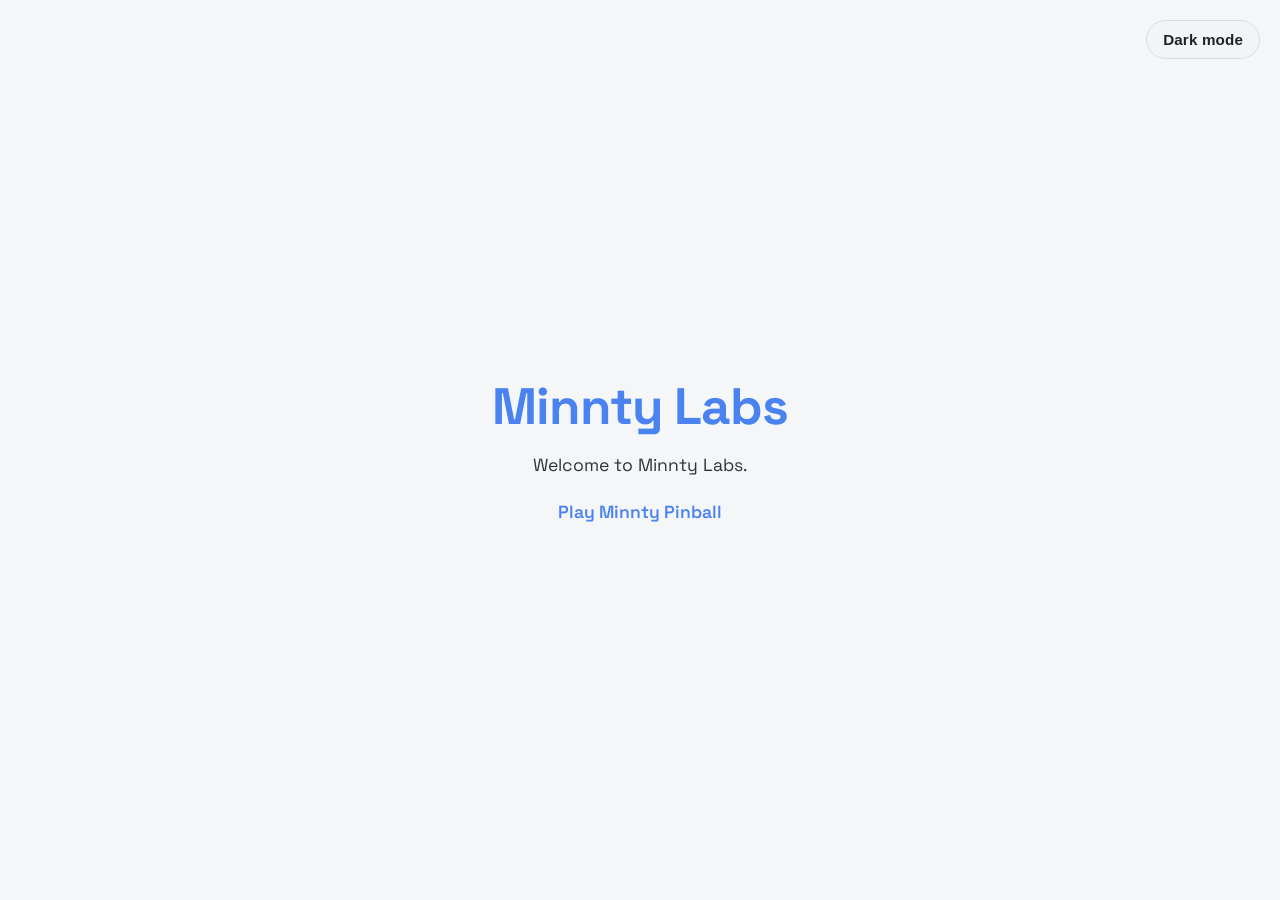
<file: index.html>
<!doctype html>
<html lang="en">
  <head>
    <meta charset="utf-8" />
    <meta name="viewport" content="width=device-width, initial-scale=1" />
    <title>Minnty Labs</title>
    <link rel="preconnect" href="https://fonts.googleapis.com" />
    <link rel="preconnect" href="https://fonts.gstatic.com" crossorigin />
    <link
      href="https://fonts.googleapis.com/css2?family=Space+Grotesk:wght@400;600;700&display=swap"
      rel="stylesheet"
    />
    <link rel="icon" href="favicon.svg" type="image/svg+xml" />
    <link rel="stylesheet" href="styles.css" />
  </head>
  <body>
    <button class="theme-toggle" type="button" aria-pressed="false">
      Dark mode
    </button>
    <main class="hero">
      <h1>Minnty Labs</h1>
      <p>Welcome to Minnty Labs.</p>
      <p><a class="game-link" href="pinball/">Play Minnty Pinball</a></p>
    </main>
    <script>
      const button = document.querySelector(".theme-toggle");
      const body = document.body;

      const setTheme = (mode) => {
        body.dataset.theme = mode;
        const isDark = mode === "dark";
        button.setAttribute("aria-pressed", String(isDark));
        button.textContent = isDark ? "Light mode" : "Dark mode";
      };

      button.addEventListener("click", () => {
        const next = body.dataset.theme === "dark" ? "light" : "dark";
        setTheme(next);
      });

      setTheme("light");
    </script>
  </body>
</html>
</file>
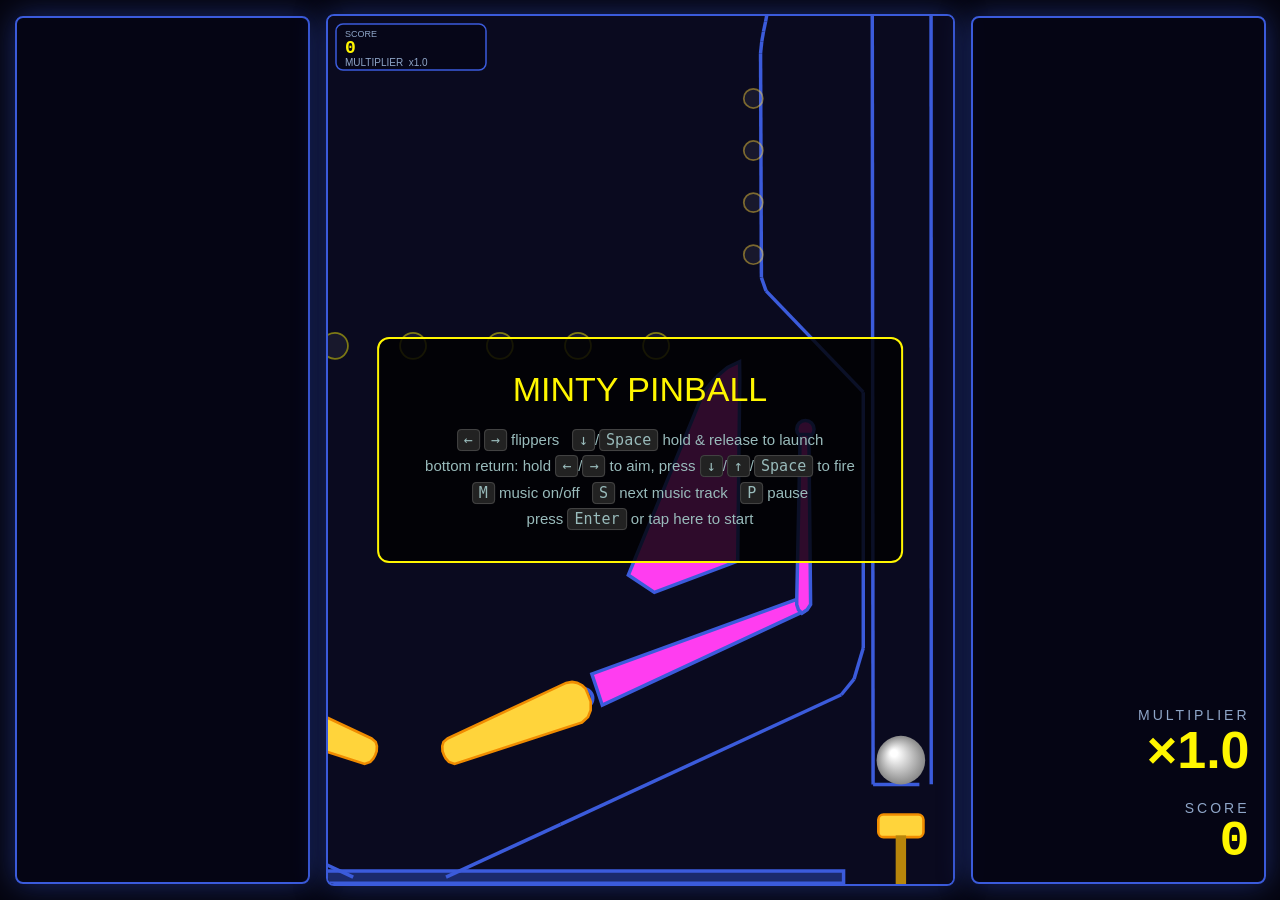
<file: pinball/index.html>
<!DOCTYPE html>
<html>
<head>
<meta charset="utf-8">
<meta name="viewport" content="width=device-width,initial-scale=1,viewport-fit=cover">
<meta http-equiv="Content-Security-Policy" content="default-src 'self'; script-src 'self'; style-src 'self' 'unsafe-inline'; connect-src 'self'; media-src 'self'; img-src 'self' data:; object-src 'none'; base-uri 'none'">
<title>Minnty Pinball</title>
<style>
  html,body{margin:0;height:100%;background:#05050f;color:#fff;
    font-family:"Trebuchet MS",Arial,sans-serif;overflow:hidden}
  #stage{position:relative;height:100%;display:flex;align-items:center;justify-content:center;gap:16px}
  canvas{border:2px solid #3b5bdb;border-radius:8px;box-shadow:0 0 30px #1b2a6b}
  /* side panels (shown only when the window is wide enough; sized by fitView) */
  .panel{box-sizing:border-box;display:none;flex-direction:column;overflow:hidden;
    background:rgba(6,6,22,0.78);border:2px solid #3b5bdb;border-radius:8px;
    box-shadow:0 0 30px #1b2a6b;padding:14px}
  #log{flex:1;display:flex;flex-direction:column;justify-content:flex-end;
    gap:3px;overflow:hidden}
  .logentry{flex:0 0 auto;font-size:24px;line-height:1.25;white-space:nowrap;
    overflow:hidden;text-overflow:ellipsis;text-shadow:0 1px 2px #000}
  #panel-right{justify-content:flex-end;text-align:right}
  #help{display:none;font-size:13px;line-height:1.65;color:#9bb;text-align:left;margin-bottom:auto}
  #help .htitle{font-size:14px;color:#8fa6c8;letter-spacing:3px;margin-bottom:8px}
  #help .row{margin-bottom:4px}
  #codex-status{display:none;margin-top:20px;text-align:right}
  #codex-status.codex-active{display:block}
  .codex-title{font-size:30px;font-weight:bold;line-height:1.02;color:#42c7ff;
    text-shadow:0 0 12px #42c7ff,0 0 26px #9b6bff;animation:quantum-pulse 2.4s ease-in-out infinite}
  .codex-timer{font:bold 34px/1.04 'Courier New',monospace;color:#42c7ff;text-shadow:0 0 14px #42c7ff}
  #codex-status.anti .codex-title{color:#65d46e;text-shadow:0 0 12px #65d46e,0 0 26px #fff600}
  #codex-status.anti .codex-timer{color:#65d46e;text-shadow:0 0 14px #65d46e}
  @keyframes quantum-pulse{0%,100%{filter:hue-rotate(0deg) brightness(1)}50%{filter:hue-rotate(55deg) brightness(1.55)}}
  #mult{margin-bottom:22px}
  .mlabel{font-size:14px;color:#8fa6c8;letter-spacing:3px}
  .mval{font-size:52px;font-weight:bold;color:#fff600;line-height:1.05}
  #scorebox .lbl{font-size:14px;color:#8fa6c8;letter-spacing:3px}
  #bigscore{font-size:50px;font-weight:bold;color:#fff600;
    font-family:'Courier New',monospace;line-height:1.05;overflow-wrap:anywhere;word-break:break-all}
  #msg{position:absolute;top:50%;left:50%;transform:translate(-50%,-50%);
    text-align:center;font-size:34px;color:#fff600;background:rgba(0,0,0,.82);
    padding:28px 46px;border-radius:12px;border:2px solid #fff600;line-height:1.35}
  #msg .hint{display:block;margin-top:14px;font-size:15px;color:#9bb;line-height:1.7}
  kbd{background:#222;border:1px solid #444;border-radius:4px;padding:1px 6px}
  #boards-overlay{position:fixed;inset:0;z-index:20;display:none;align-items:center;justify-content:center;background:rgba(2,4,12,.74)}
  #boards-overlay.open{display:flex}
  #boards-panel{width:min(92vw,440px);max-height:84vh;overflow:auto;background:#0b1022;border:2px solid #3b5bdb;
    border-radius:14px;padding:18px;box-shadow:0 0 40px #14225f;color:#cdd6f4;font-family:system-ui,Arial,sans-serif}
  #boards-panel h3{margin:0 0 4px;font-size:14px;letter-spacing:3px;color:#8fa6c8}
  #boards-panel .sub{font-size:12px;color:#7f8aa3;margin-bottom:12px;line-height:1.5}
  #boards-list{display:flex;flex-direction:column;gap:8px;margin-bottom:12px}
  #boards-panel button{display:block;width:100%;text-align:left;padding:10px 12px;border-radius:9px;border:1px solid #3b5bdb;
    background:#101936;color:#fff;font:14px system-ui,Arial,sans-serif;cursor:pointer}
  #boards-panel button:hover{background:#16224a}
  #boards-actions{display:flex;gap:8px}
  #boards-actions button{text-align:center}
  #boards-msg{font-size:12px;margin-top:10px;min-height:1em;color:#7f8aa3}
  #mobile-controls,#settings-btn,#settings-menu{display:none}
  @media (pointer:coarse){
    html,body,#stage{touch-action:none;overscroll-behavior:none;-webkit-user-select:none;user-select:none}
    canvas{max-width:100vw;max-height:100vh;border-radius:0;border-left:0;border-right:0}
    #msg{width:min(82vw,420px);font-size:28px;padding:22px 28px}
    #msg .hint{font-size:14px}
    #mobile-controls{position:fixed;inset:auto 0 calc(12px + env(safe-area-inset-bottom)) 0;
      z-index:6;display:grid;grid-template-columns:1fr 1fr 1fr;gap:18px;padding:0 18px;pointer-events:none}
    .touch-btn{pointer-events:auto;height:78px;border-radius:24px;border:2px solid rgba(255,246,0,.75);
      background:rgba(6,6,22,.68);color:#fff600;font:bold 18px "Trebuchet MS",Arial,sans-serif;
      box-shadow:0 0 20px rgba(255,246,0,.22),inset 0 0 18px rgba(59,91,219,.32);text-shadow:0 2px 3px #000}
    .touch-btn.down{background:rgba(255,246,0,.24);transform:translateY(2px)}
    #launch-btn{height:92px;margin-top:-14px;border-color:#39d3ff;color:#39d3ff}
    #settings-btn{position:fixed;display:block;z-index:8;right:calc(14px + env(safe-area-inset-right));
      top:calc(14px + env(safe-area-inset-top));width:52px;height:52px;border-radius:50%;border:2px solid #3b5bdb;
      background:rgba(6,6,22,.76);color:#fff;font-size:26px;line-height:1;box-shadow:0 0 20px #1b2a6b}
    #settings-menu{position:fixed;z-index:9;right:calc(14px + env(safe-area-inset-right));
      top:calc(76px + env(safe-area-inset-top));display:none;flex-direction:column;gap:12px;width:230px;
      padding:16px;background:rgba(6,6,22,.94);border:2px solid #3b5bdb;border-radius:14px;box-shadow:0 0 30px #1b2a6b}
    #settings-menu.open{display:flex}
    .settings-title{font-size:13px;color:#8fa6c8;letter-spacing:3px}
    .settings-action{height:48px;border-radius:10px;border:1px solid #3b5bdb;background:#101936;color:#fff;
      font:bold 16px "Trebuchet MS",Arial,sans-serif;text-align:left;padding:0 14px}
  }
</style>
</head>
<body>
<div id="stage">
  <div id="panel-left" class="panel"><div id="log"></div></div>
  <canvas id="c"></canvas>
  <div id="panel-right" class="panel">
    <div id="help">
      <div class="htitle">CONTROLS</div>
      <div class="row"><kbd>←</kbd> <kbd>→</kbd> flippers / return aim</div>
      <div class="row"><kbd>↓</kbd>/<kbd>Space</kbd> hold + release to launch</div>
      <div class="row"><kbd>↓</kbd>/<kbd>↑</kbd>/<kbd>Space</kbd> fire bottom return</div>
      <div class="row"><kbd>M</kbd> music on/off &nbsp; <kbd>S</kbd> next music track &nbsp; <kbd>P</kbd> pause</div>
      <div class="row"><kbd>B</kbd> board browser</div>
      <div id="codex-status"></div>
    </div>
    <div>
      <div id="mult"></div>
      <div id="scorebox"><div class="lbl">SCORE</div><div id="bigscore">0</div></div>
    </div>
  </div>
  <div id="msg">MINTY PINBALL
    <span class="hint">
      <kbd>←</kbd> <kbd>→</kbd> flippers &nbsp; <kbd>↓</kbd>/<kbd>Space</kbd> hold &amp; release to launch<br>
      bottom return: hold <kbd>←</kbd>/<kbd>→</kbd> to aim, press <kbd>↓</kbd>/<kbd>↑</kbd>/<kbd>Space</kbd> to fire<br>
      <kbd>M</kbd> music on/off &nbsp; <kbd>S</kbd> next music track &nbsp; <kbd>P</kbd> pause<br>
      press <kbd>Enter</kbd> or tap here to start
    </span>
  </div>
  <button id="settings-btn" aria-label="Settings">⚙</button>
  <div id="settings-menu" aria-label="Settings menu">
    <div class="settings-title">SETTINGS</div>
    <button id="music-toggle" class="settings-action">Music On/Off</button>
    <button id="music-switch" class="settings-action">Switch Soundtrack</button>
    <button id="boards-open" class="settings-action">Boards</button>
  </div>
  <div id="boards-overlay" aria-label="Board browser">
    <div id="boards-panel">
      <h3>BOARDS</h3>
      <div class="sub">Press <kbd>B</kbd> to open/close. Choose an official board, or load one from your computer.</div>
      <div id="boards-list"></div>
      <div id="boards-actions">
        <button id="boards-file">Load from file…</button>
        <button id="boards-builtin">Built-in table</button>
        <button id="boards-close">Close</button>
      </div>
      <input type="file" id="boards-fileinput" accept="application/json,.json" style="display:none">
      <div id="boards-msg"></div>
    </div>
  </div>
  <div id="mobile-controls" aria-label="Mobile controls">
    <button id="left-btn" class="touch-btn">LEFT</button>
    <button id="launch-btn" class="touch-btn">LAUNCH</button>
    <button id="right-btn" class="touch-btn">RIGHT</button>
  </div>
</div>
<!-- ?v= cache-buster: the host serves .js with a 30-day cache, so bump this version
     on each deploy to force browsers to fetch updated scripts (index.html itself is
     revalidated each visit, so the new version propagates immediately). -->
<script src="box2d.js?v=21"></script>
<script src="geom.js?v=21"></script>
<script src="encouragements.js?v=21"></script>
<script src="editor/board-schema.js?v=21"></script>
<script src="game.js?v=21"></script>
</body>
</html>
</file>
<file: styles.css>
:root {
  color-scheme: light;
  --bg: #f5f6f8;
  --text: #2f3439;
  --heading: #4a83f0;
  --button-bg: #f2f4f8;
  --button-text: #1e2327;
  --button-border: #d8dce2;
}

body[data-theme="dark"] {
  color-scheme: dark;
  --bg: #0f1215;
  --text: #d5d8dc;
  --heading: #4a83f0;
  --button-bg: #1a1f25;
  --button-text: #f2f4f7;
  --button-border: #2a3138;
}

* {
  box-sizing: border-box;
}

body {
  margin: 0;
  min-height: 100vh;
  display: grid;
  place-items: center;
  background: var(--bg);
  color: var(--text);
  font-family: "Space Grotesk", "Segoe UI", sans-serif;
  text-rendering: optimizeLegibility;
}

.hero {
  text-align: center;
  padding: 48px 24px;
  max-width: 720px;
}

h1 {
  margin: 0 0 12px;
  font-size: clamp(2.4rem, 4vw, 3.6rem);
  letter-spacing: -0.02em;
  color: var(--heading);
}

p {
  margin: 0;
  font-size: 1.1rem;
  line-height: 1.6;
}

.hero p + p {
  margin-top: 18px;
}

.game-link {
  color: var(--heading);
  font-weight: 600;
  text-decoration: none;
  border-bottom: 2px solid transparent;
  transition: border-color 0.2s ease;
}

.game-link:hover {
  border-bottom-color: var(--heading);
}

.game-link:focus-visible {
  outline: 2px solid var(--heading);
  outline-offset: 3px;
}

.theme-toggle {
  position: fixed;
  top: 20px;
  right: 20px;
  border-radius: 999px;
  border: 1px solid var(--button-border);
  background: var(--button-bg);
  color: var(--button-text);
  padding: 10px 16px;
  font-size: 0.95rem;
  font-weight: 600;
  letter-spacing: 0.01em;
  cursor: pointer;
  transition: transform 0.2s ease, background 0.2s ease, color 0.2s ease;
}

.theme-toggle:hover {
  transform: translateY(-1px);
}

.theme-toggle:focus-visible {
  outline: 2px solid var(--heading);
  outline-offset: 2px;
}
</file>
